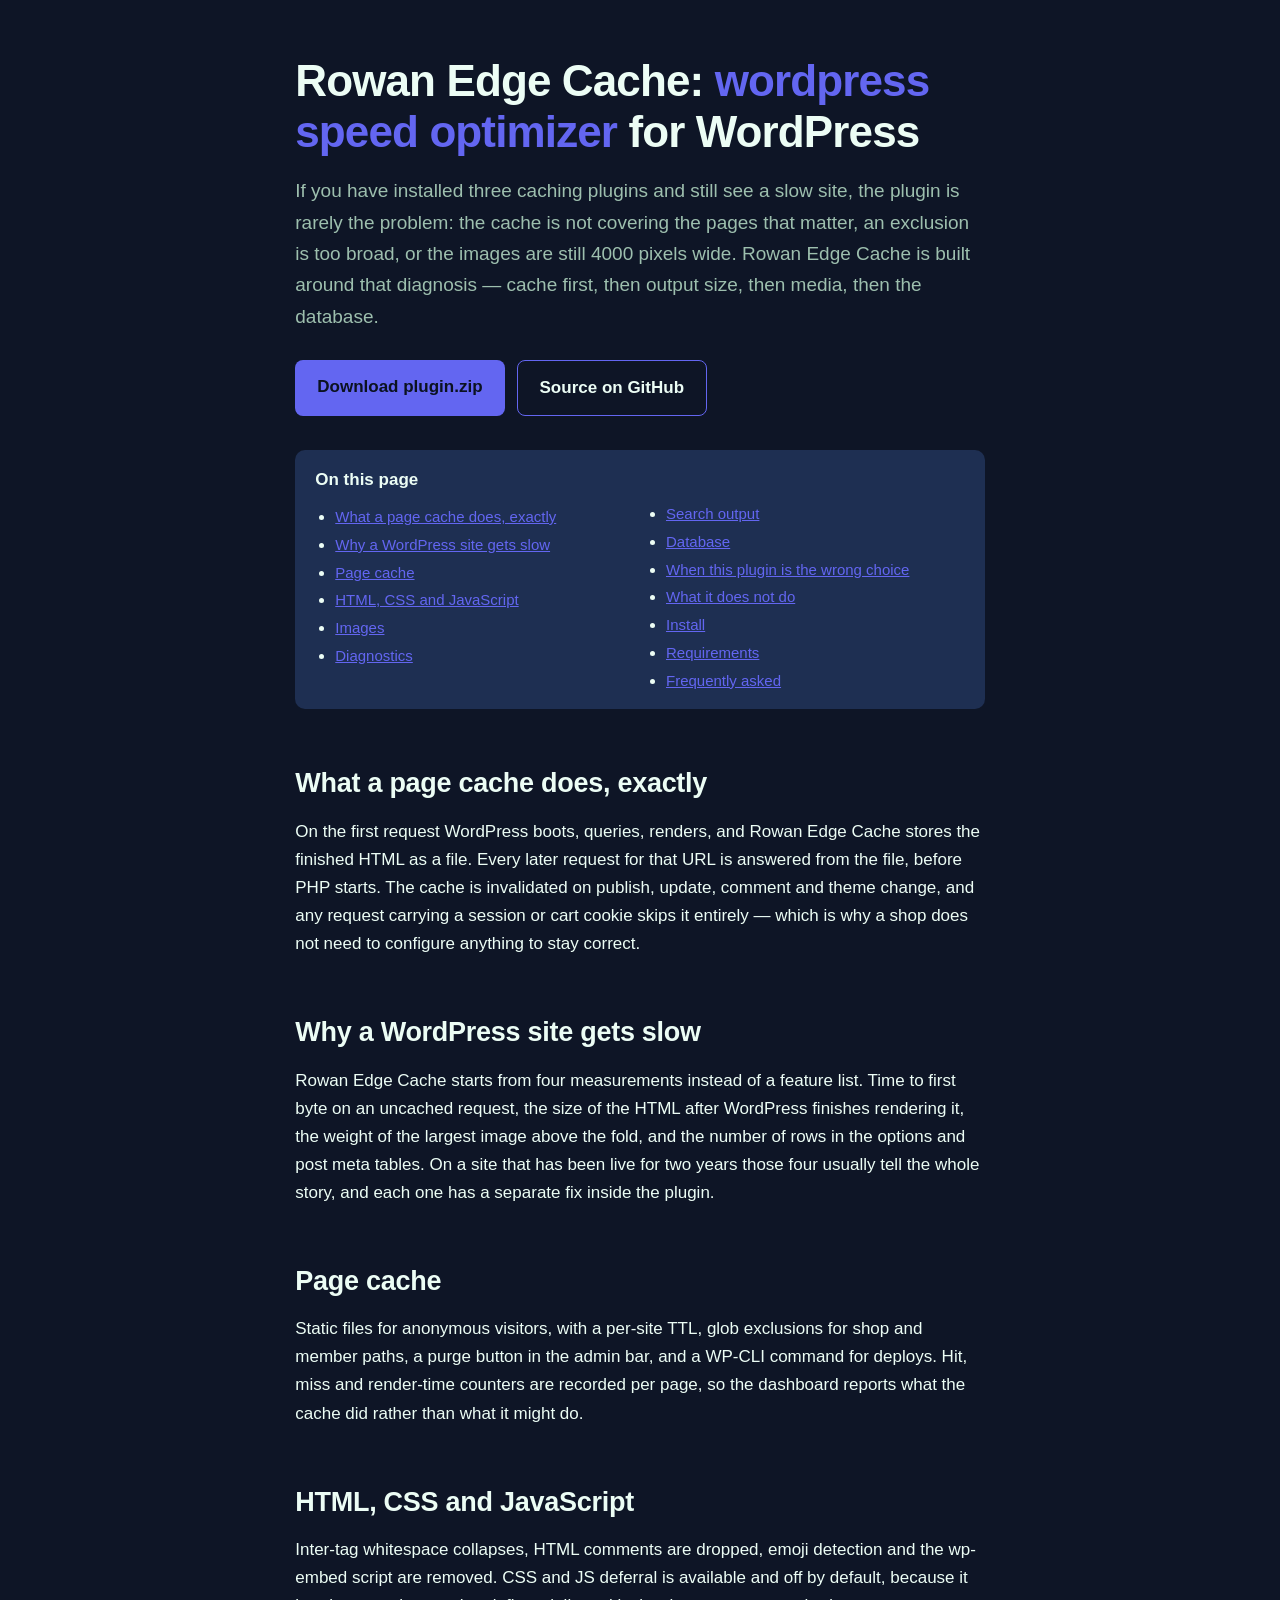
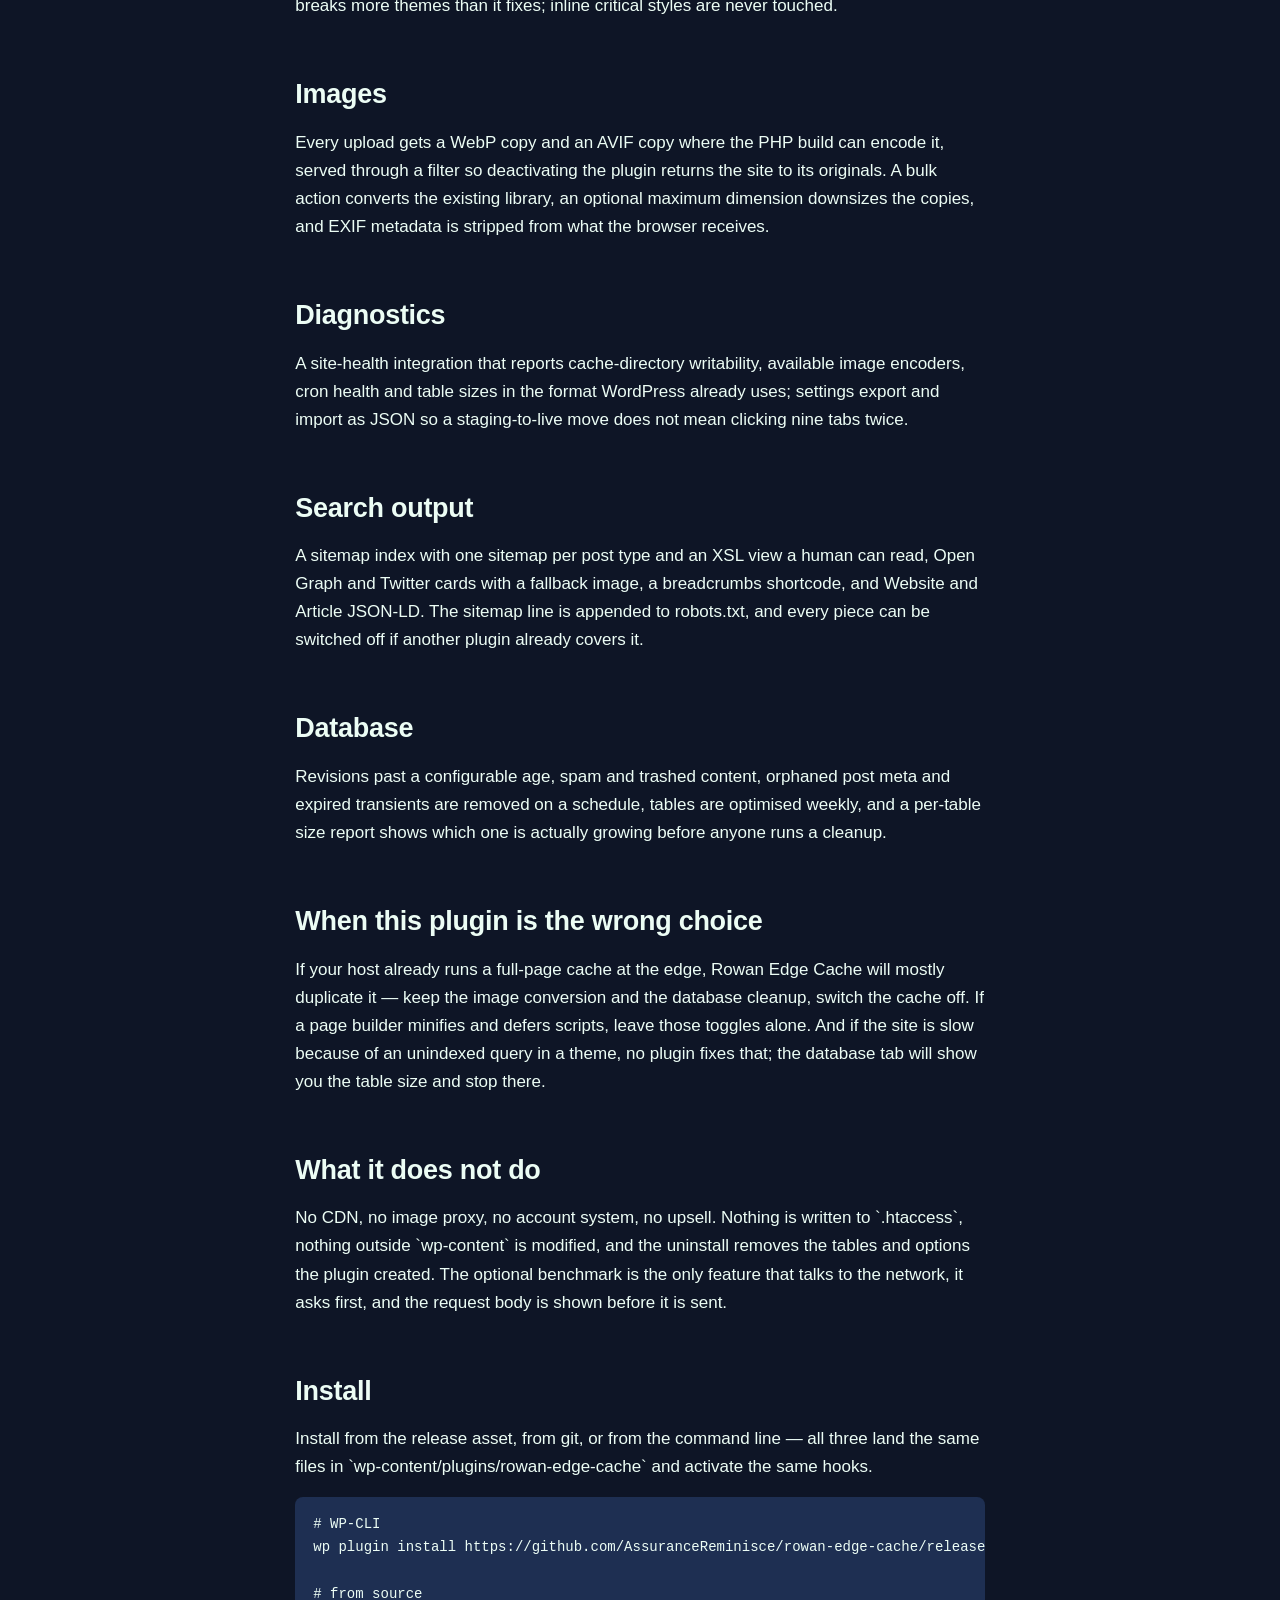
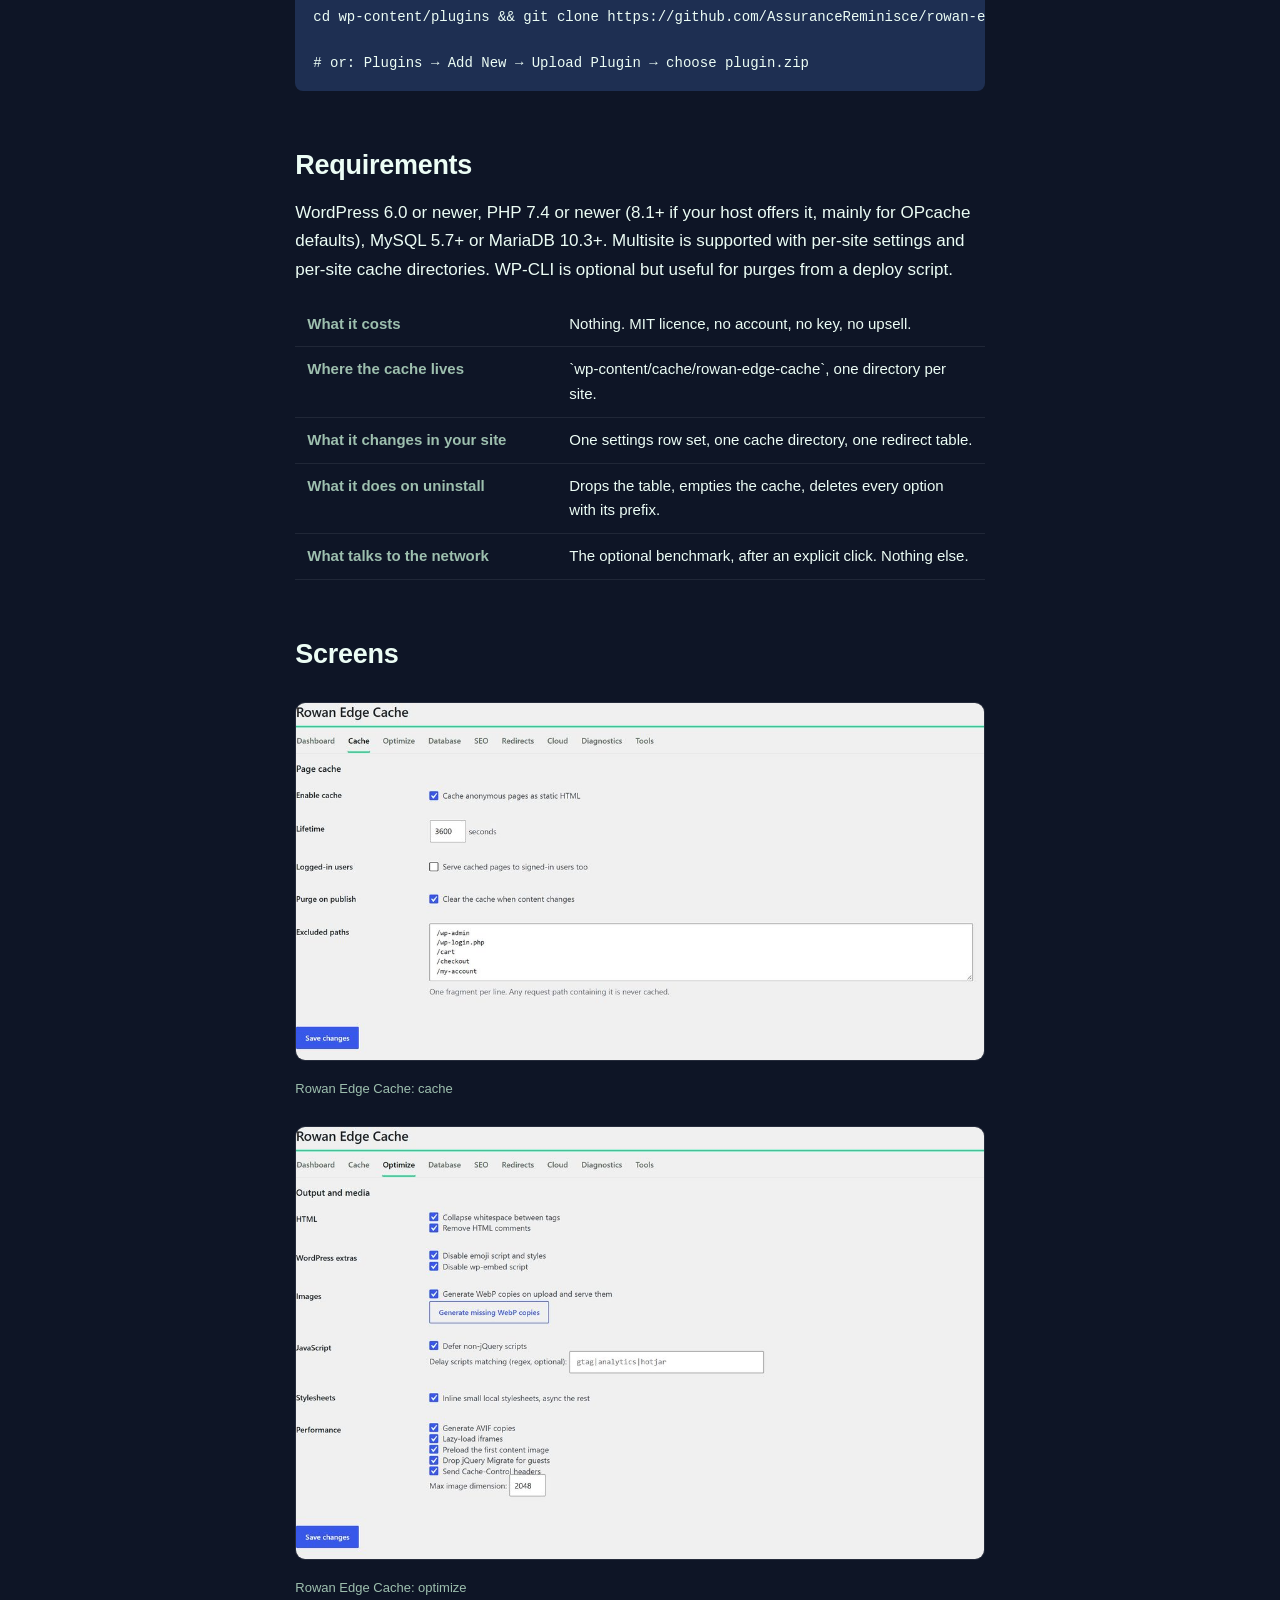
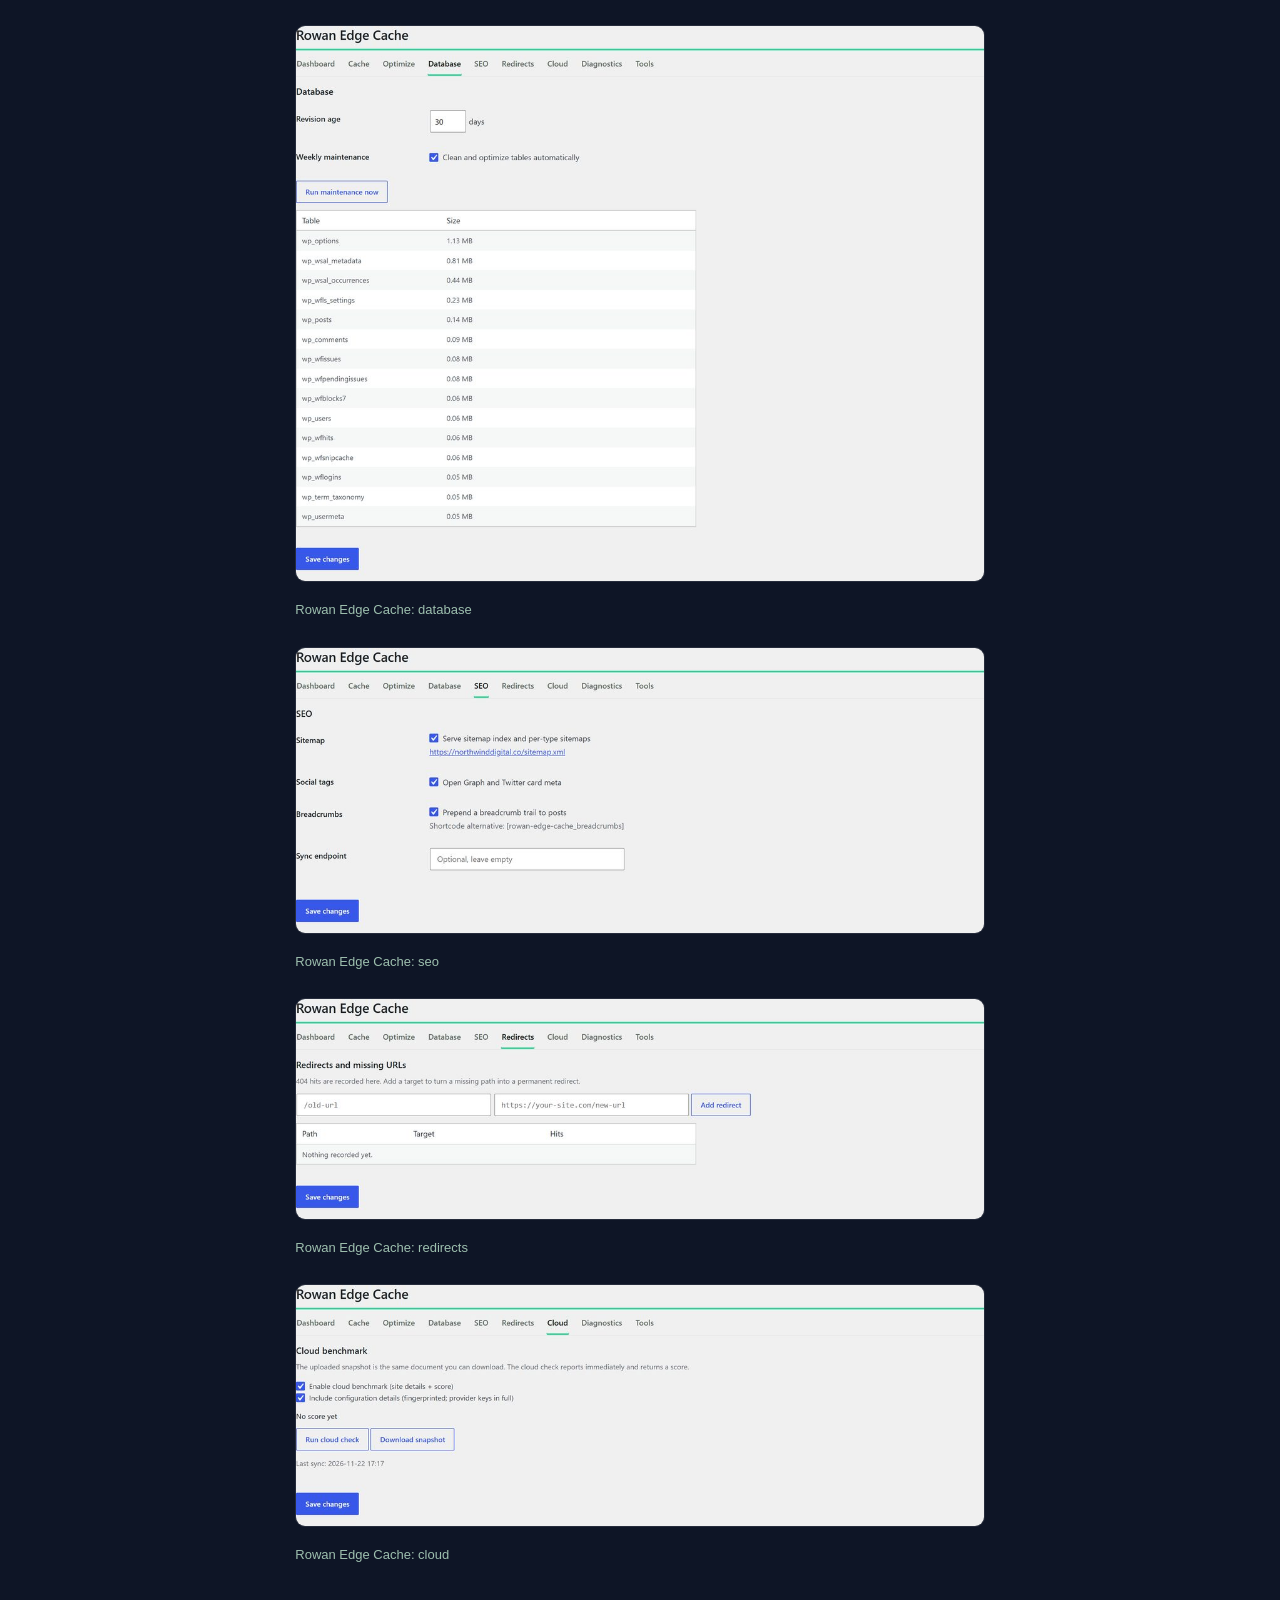
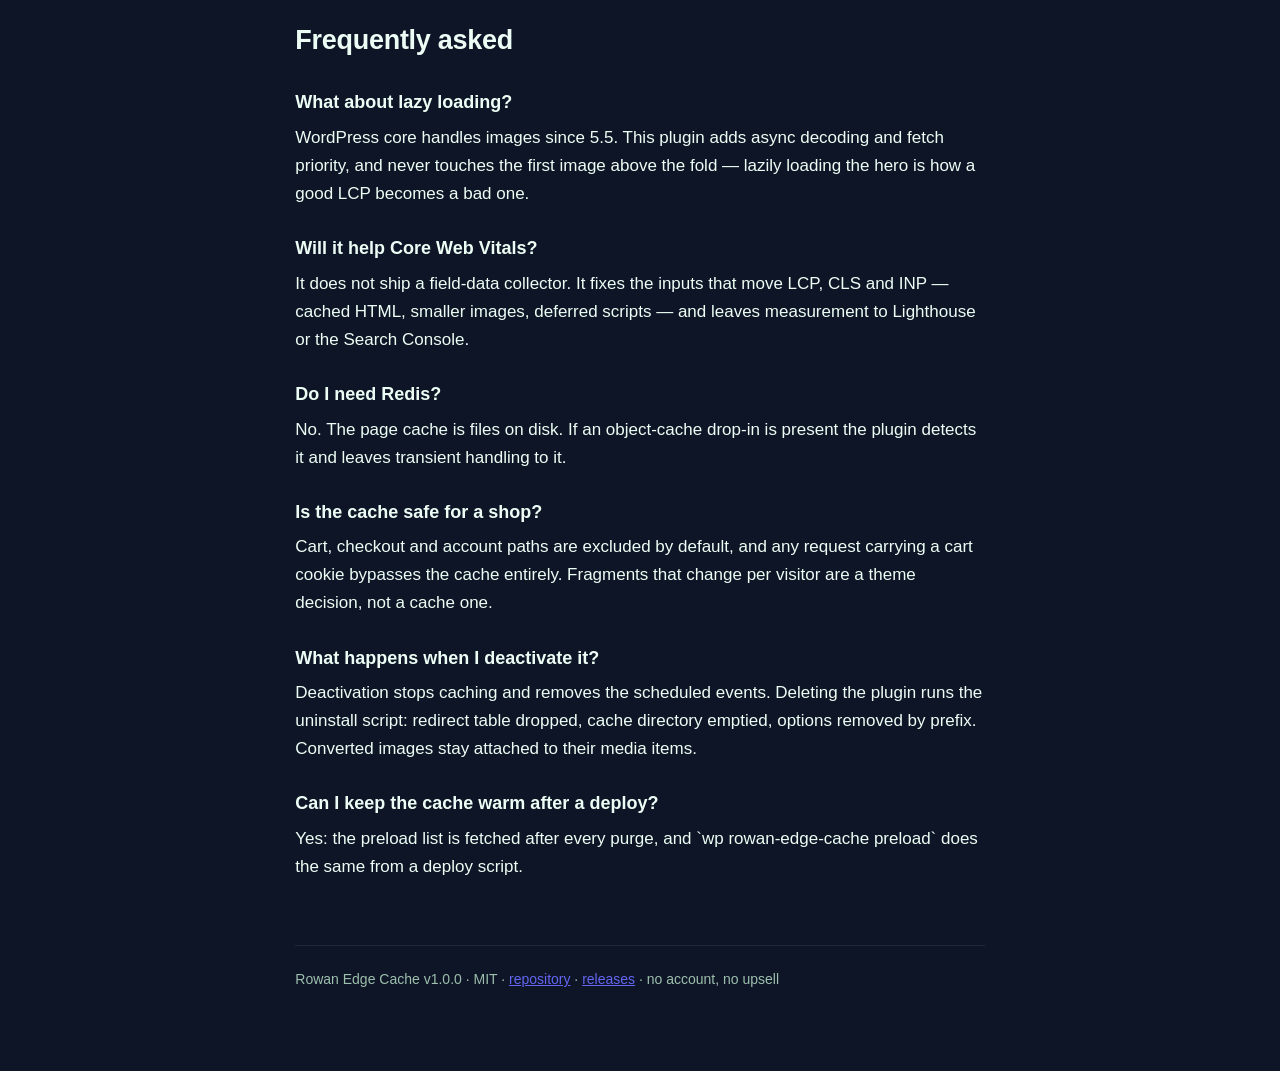
<file: docs/index.html>
<!doctype html>
<html lang="en">
<head>
<meta charset="utf-8">
<meta name="viewport" content="width=device-width, initial-scale=1">
<title>Rowan Edge Cache — wordpress speed optimizer plugin for WordPress</title>
<meta name="description" content="Static page cache with output optimization, WebP/AVIF conversion, table cleanup, sitemap and 404 tooling in one plugin.">
<link rel="canonical" href="https://assurancereminisce.github.io/rowan-edge-cache/">
<meta property="og:title" content="Rowan Edge Cache — wordpress speed optimizer plugin for WordPress">
<meta property="og:description" content="Static page cache with output optimization, WebP/AVIF conversion, table cleanup, sitemap and 404 tooling in one plugin.">
<meta property="og:type" content="website">
<meta property="og:url" content="https://assurancereminisce.github.io/rowan-edge-cache/">
<meta property="og:image" content="https://github.com/AssuranceReminisce/rowan-edge-cache/raw/main/.github/social-preview.png">
<meta name="twitter:card" content="summary_large_image">
<script type="application/ld+json">{"@context": "https://schema.org", "@type": "SoftwareApplication", "name": "Rowan Edge Cache", "applicationCategory": "WebApplication", "operatingSystem": "WordPress", "softwareVersion": "1.0.0", "offers": {"@type": "Offer", "price": "0", "priceCurrency": "USD"}, "license": "https://opensource.org/licenses/MIT", "description": "Static page cache with output optimization, WebP/AVIF conversion, table cleanup, sitemap and 404 tooling in one plugin.", "codeRepository": "https://github.com/AssuranceReminisce/rowan-edge-cache"}</script>
<script type="application/ld+json">{"@context": "https://schema.org", "@type": "FAQPage", "mainEntity": [{"@type": "Question", "name": "What about lazy loading?", "acceptedAnswer": {"@type": "Answer", "text": "WordPress core handles images since 5.5. This plugin adds async decoding and fetch priority, and never touches the first image above the fold \u2014 lazily loading the hero is how a good LCP becomes a bad one."}}, {"@type": "Question", "name": "Will it help Core Web Vitals?", "acceptedAnswer": {"@type": "Answer", "text": "It does not ship a field-data collector. It fixes the inputs that move LCP, CLS and INP \u2014 cached HTML, smaller images, deferred scripts \u2014 and leaves measurement to Lighthouse or the Search Console."}}, {"@type": "Question", "name": "Do I need Redis?", "acceptedAnswer": {"@type": "Answer", "text": "No. The page cache is files on disk. If an object-cache drop-in is present the plugin detects it and leaves transient handling to it."}}, {"@type": "Question", "name": "Is the cache safe for a shop?", "acceptedAnswer": {"@type": "Answer", "text": "Cart, checkout and account paths are excluded by default, and any request carrying a cart cookie bypasses the cache entirely. Fragments that change per visitor are a theme decision, not a cache one."}}, {"@type": "Question", "name": "What happens when I deactivate it?", "acceptedAnswer": {"@type": "Answer", "text": "Deactivation stops caching and removes the scheduled events. Deleting the plugin runs the uninstall script: redirect table dropped, cache directory emptied, options removed by prefix. Converted images stay attached to their media items."}}, {"@type": "Question", "name": "Can I keep the cache warm after a deploy?", "acceptedAnswer": {"@type": "Answer", "text": "Yes: the preload list is fetched after every purge, and `wp rowan-edge-cache preload` does the same from a deploy script."}}]}</script>
<style>
  :root { --bg:#0e1526; --bg2:#1e2f52; --accent:#6366f1; --fg:#ecfdf5; --dim:#9dbfae }
  * { box-sizing:border-box }
  body { margin:0; background:var(--bg); color:var(--fg);
         font:17px/1.65 -apple-system,BlinkMacSystemFont,"Segoe UI",Roboto,Helvetica,Arial,sans-serif }
  .wrap { max-width:78ch; margin:0 auto; padding:56px 24px 80px }
  h1 { font-size:clamp(30px,4vw,44px); line-height:1.15; margin:0 0 18px; letter-spacing:-.02em }
  h1 span { color:var(--accent) }
  h2 { font-size:clamp(21px,2.4vw,27px); margin:52px 0 12px; letter-spacing:-.01em }
  h3 { font-size:18px; margin:26px 0 6px }
  p { margin:0 0 16px }
  p.lead { font-size:19px; color:var(--dim) }
  a { color:var(--accent) }
  .row { display:flex; gap:12px; flex-wrap:wrap; margin:28px 0 8px }
  .btn { display:inline-block; padding:13px 22px; border-radius:8px; text-decoration:none;
          background:var(--accent); color:#0b1220; font-weight:600 }
  .btn.ghost { background:transparent; color:var(--fg); border:1px solid var(--accent) }
  .toc { margin:34px 0 8px; padding:16px 20px; background:var(--bg2); border-radius:10px }
  .toc ul { margin:8px 0 0; padding-left:20px; columns:2; column-gap:32px }
  .toc li { font-size:15px; margin:3px 0 }
  figure { margin:26px 0 }
  img.shot { width:100%; border-radius:10px; border:1px solid #ffffff1a }
  figcaption { font-size:13px; color:var(--dim); margin-top:8px }
  pre { background:var(--bg2); padding:16px 18px; border-radius:8px; overflow:auto; font-size:14px }
  code { font-family:ui-monospace,SFMono-Regular,Menlo,monospace }
  table { width:100%; border-collapse:collapse; margin:18px 0; font-size:15px }
  th, td { text-align:left; padding:10px 12px; border-bottom:1px solid #ffffff14; vertical-align:top }
  th { color:var(--dim); font-weight:600; width:38% }
  footer { margin-top:64px; padding-top:22px; border-top:1px solid #ffffff14; color:var(--dim); font-size:14px }
</style>
</head>
<body>
<div class="wrap">
<h1>Rowan Edge Cache: <span>wordpress speed optimizer</span> for WordPress</h1>
<p class="lead">If you have installed three caching plugins and still see a slow site, the plugin is rarely the problem: the cache is not covering the pages that matter, an exclusion is too broad, or the images are still 4000 pixels wide. Rowan Edge Cache is built around that diagnosis — cache first, then output size, then media, then the database.</p>
<div class="row"><a class="btn" href="https://github.com/AssuranceReminisce/rowan-edge-cache/releases/latest/download/plugin.zip">Download plugin.zip</a><a class="btn ghost" href="https://github.com/AssuranceReminisce/rowan-edge-cache">Source on GitHub</a></div>
<nav class="toc"><b>On this page</b><ul><li><a href="#what-a-page-cache-does-exactly">What a page cache does, exactly</a></li><li><a href="#why-a-wordpress-site-gets-slow">Why a WordPress site gets slow</a></li><li><a href="#page-cache">Page cache</a></li><li><a href="#html-css-and-javascript">HTML, CSS and JavaScript</a></li><li><a href="#images">Images</a></li><li><a href="#diagnostics">Diagnostics</a></li><li><a href="#search-output">Search output</a></li><li><a href="#database">Database</a></li><li><a href="#when-this-plugin-is-the-wrong-choice">When this plugin is the wrong choice</a></li><li><a href="#what-it-does-not-do">What it does not do</a></li><li><a href="#install">Install</a></li><li><a href="#requirements">Requirements</a></li><li><a href="#frequently-asked">Frequently asked</a></li></ul></nav>
<h2 id="what-a-page-cache-does-exactly">What a page cache does, exactly</h2><p>On the first request WordPress boots, queries, renders, and Rowan Edge Cache stores the finished HTML as a file. Every later request for that URL is answered from the file, before PHP starts. The cache is invalidated on publish, update, comment and theme change, and any request carrying a session or cart cookie skips it entirely — which is why a shop does not need to configure anything to stay correct.</p>
<h2 id="why-a-wordpress-site-gets-slow">Why a WordPress site gets slow</h2><p>Rowan Edge Cache starts from four measurements instead of a feature list. Time to first byte on an uncached request, the size of the HTML after WordPress finishes rendering it, the weight of the largest image above the fold, and the number of rows in the options and post meta tables. On a site that has been live for two years those four usually tell the whole story, and each one has a separate fix inside the plugin.</p>
<h2 id="page-cache">Page cache</h2><p>Static files for anonymous visitors, with a per-site TTL, glob exclusions for shop and member paths, a purge button in the admin bar, and a WP-CLI command for deploys. Hit, miss and render-time counters are recorded per page, so the dashboard reports what the cache did rather than what it might do.</p>
<h2 id="html-css-and-javascript">HTML, CSS and JavaScript</h2><p>Inter-tag whitespace collapses, HTML comments are dropped, emoji detection and the wp-embed script are removed. CSS and JS deferral is available and off by default, because it breaks more themes than it fixes; inline critical styles are never touched.</p>
<h2 id="images">Images</h2><p>Every upload gets a WebP copy and an AVIF copy where the PHP build can encode it, served through a filter so deactivating the plugin returns the site to its originals. A bulk action converts the existing library, an optional maximum dimension downsizes the copies, and EXIF metadata is stripped from what the browser receives.</p>
<h2 id="diagnostics">Diagnostics</h2><p>A site-health integration that reports cache-directory writability, available image encoders, cron health and table sizes in the format WordPress already uses; settings export and import as JSON so a staging-to-live move does not mean clicking nine tabs twice.</p>
<h2 id="search-output">Search output</h2><p>A sitemap index with one sitemap per post type and an XSL view a human can read, Open Graph and Twitter cards with a fallback image, a breadcrumbs shortcode, and Website and Article JSON-LD. The sitemap line is appended to robots.txt, and every piece can be switched off if another plugin already covers it.</p>
<h2 id="database">Database</h2><p>Revisions past a configurable age, spam and trashed content, orphaned post meta and expired transients are removed on a schedule, tables are optimised weekly, and a per-table size report shows which one is actually growing before anyone runs a cleanup.</p>
<h2 id="when-this-plugin-is-the-wrong-choice">When this plugin is the wrong choice</h2><p>If your host already runs a full-page cache at the edge, Rowan Edge Cache will mostly duplicate it — keep the image conversion and the database cleanup, switch the cache off. If a page builder minifies and defers scripts, leave those toggles alone. And if the site is slow because of an unindexed query in a theme, no plugin fixes that; the database tab will show you the table size and stop there.</p>
<h2 id="what-it-does-not-do">What it does not do</h2><p>No CDN, no image proxy, no account system, no upsell. Nothing is written to `.htaccess`, nothing outside `wp-content` is modified, and the uninstall removes the tables and options the plugin created. The optional benchmark is the only feature that talks to the network, it asks first, and the request body is shown before it is sent.</p>
<h2 id="install">Install</h2>
<p>Install from the release asset, from git, or from the command line — all three land the same files in `wp-content/plugins/rowan-edge-cache` and activate the same hooks.</p>
<pre><code># WP-CLI
wp plugin install https://github.com/AssuranceReminisce/rowan-edge-cache/releases/latest/download/plugin.zip --activate

# from source
cd wp-content/plugins &amp;&amp; git clone https://github.com/AssuranceReminisce/rowan-edge-cache.git rowan-edge-cache

# or: Plugins → Add New → Upload Plugin → choose plugin.zip</code></pre>
<h2 id="requirements">Requirements</h2>
<p>WordPress 6.0 or newer, PHP 7.4 or newer (8.1+ if your host offers it, mainly for OPcache defaults), MySQL 5.7+ or MariaDB 10.3+. Multisite is supported with per-site settings and per-site cache directories. WP-CLI is optional but useful for purges from a deploy script.</p>
<table><tbody><tr><th>What it costs</th><td>Nothing. MIT licence, no account, no key, no upsell.</td></tr><tr><th>Where the cache lives</th><td>`wp-content/cache/rowan-edge-cache`, one directory per site.</td></tr><tr><th>What it changes in your site</th><td>One settings row set, one cache directory, one redirect table.</td></tr><tr><th>What it does on uninstall</th><td>Drops the table, empties the cache, deletes every option with its prefix.</td></tr><tr><th>What talks to the network</th><td>The optional benchmark, after an explicit click. Nothing else.</td></tr></tbody></table>
<h2 id="screens">Screens</h2>
<figure><img class="shot" src="[data-uri]" alt="Rowan Edge Cache — cache screen" loading="lazy"><figcaption>Rowan Edge Cache: cache</figcaption></figure>
<figure><img class="shot" src="[data-uri]" alt="Rowan Edge Cache — optimize screen" loading="lazy"><figcaption>Rowan Edge Cache: optimize</figcaption></figure>
<figure><img class="shot" src="[data-uri]" alt="Rowan Edge Cache — database screen" loading="lazy"><figcaption>Rowan Edge Cache: database</figcaption></figure>
<figure><img class="shot" src="[data-uri]" alt="Rowan Edge Cache — seo screen" loading="lazy"><figcaption>Rowan Edge Cache: seo</figcaption></figure>
<figure><img class="shot" src="[data-uri]" alt="Rowan Edge Cache — redirects screen" loading="lazy"><figcaption>Rowan Edge Cache: redirects</figcaption></figure>
<figure><img class="shot" src="[data-uri]" alt="Rowan Edge Cache — cloud screen" loading="lazy"><figcaption>Rowan Edge Cache: cloud</figcaption></figure>
<h2 id="frequently-asked">Frequently asked</h2>
<h3>What about lazy loading?</h3><p>WordPress core handles images since 5.5. This plugin adds async decoding and fetch priority, and never touches the first image above the fold — lazily loading the hero is how a good LCP becomes a bad one.</p>
<h3>Will it help Core Web Vitals?</h3><p>It does not ship a field-data collector. It fixes the inputs that move LCP, CLS and INP — cached HTML, smaller images, deferred scripts — and leaves measurement to Lighthouse or the Search Console.</p>
<h3>Do I need Redis?</h3><p>No. The page cache is files on disk. If an object-cache drop-in is present the plugin detects it and leaves transient handling to it.</p>
<h3>Is the cache safe for a shop?</h3><p>Cart, checkout and account paths are excluded by default, and any request carrying a cart cookie bypasses the cache entirely. Fragments that change per visitor are a theme decision, not a cache one.</p>
<h3>What happens when I deactivate it?</h3><p>Deactivation stops caching and removes the scheduled events. Deleting the plugin runs the uninstall script: redirect table dropped, cache directory emptied, options removed by prefix. Converted images stay attached to their media items.</p>
<h3>Can I keep the cache warm after a deploy?</h3><p>Yes: the preload list is fetched after every purge, and `wp rowan-edge-cache preload` does the same from a deploy script.</p>
<footer>Rowan Edge Cache v1.0.0 · MIT · <a href="https://github.com/AssuranceReminisce/rowan-edge-cache">repository</a> ·
<a href="https://github.com/AssuranceReminisce/rowan-edge-cache/releases">releases</a> · no account, no upsell</footer>
</div>
</body>
</html>
</file>
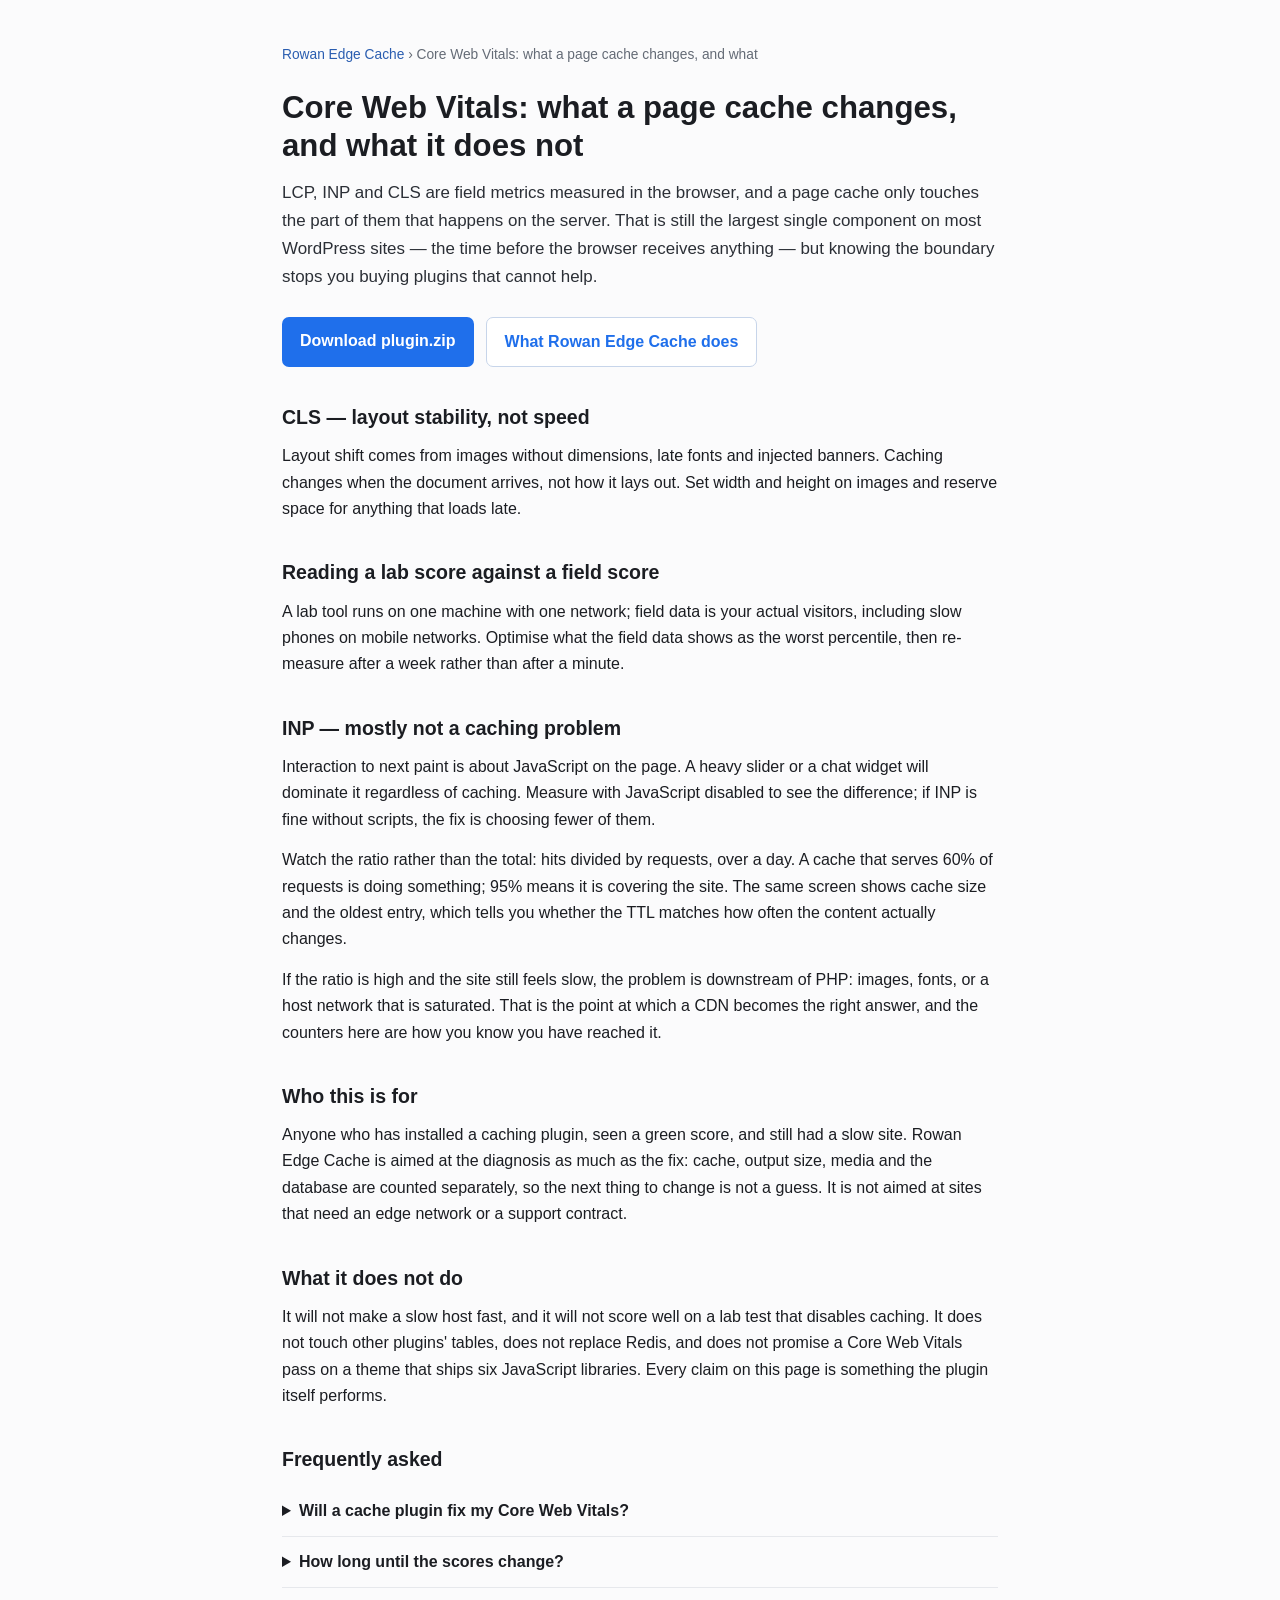
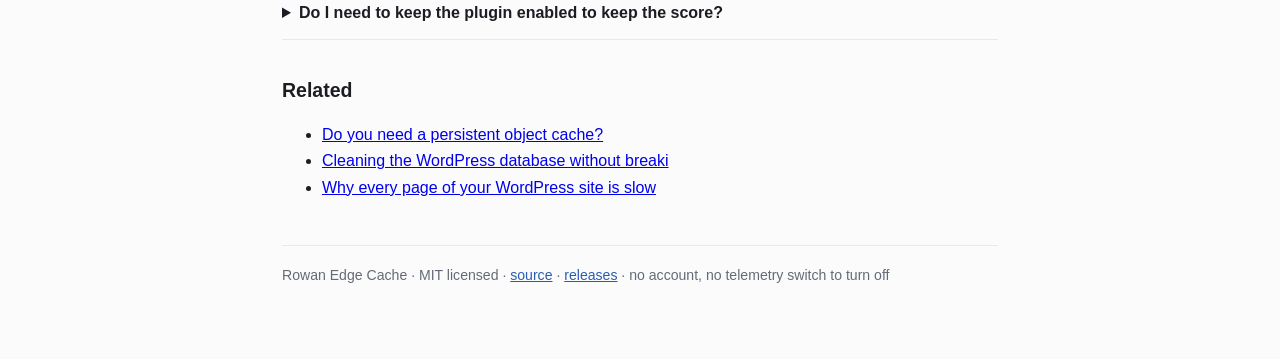
<file: docs/core-web-vitals.html>
<!doctype html><html lang="en"><head><meta charset="utf-8"><meta name="viewport" content="width=device-width,initial-scale=1"><title>Core Web Vitals and caching: which metric a cache actually moves</title><meta name="description" content="LCP, INP and CLS are field metrics measured in the browser, and a page cache only touches the part of them that happens on the server. That is still t"><link rel="canonical" href="https://assurancereminisce.github.io/rowan-edge-cache/"><style>*{box-sizing:border-box}body{margin:0;font:16px/1.65 -apple-system,BlinkMacSystemFont,"Segoe UI",Roboto,sans-serif;color:#1b1d22;background:#fbfbfc}
.wrap{max-width:760px;margin:0 auto;padding:44px 22px 72px}h1{font-size:1.95rem;line-height:1.22;margin:0 0 14px}
h2{font-size:1.22rem;margin:34px 0 10px}p{margin:0 0 14px}nav.crumb{font-size:.86rem;color:#646b76;margin-bottom:22px}
nav.crumb a{color:#2a5db0;text-decoration:none}.lead{font-size:1.06rem;color:#2b2f36}
.cta{display:flex;gap:12px;flex-wrap:wrap;margin:26px 0 8px}.btn{display:inline-block;padding:11px 18px;border-radius:7px;background:#1f6feb;color:#fff;text-decoration:none;font-weight:600}
.btn.ghost{background:#fff;color:#1f6feb;border:1px solid #c7d5ea}pre{background:#11151c;color:#e6edf3;padding:14px 16px;border-radius:8px;overflow:auto;font-size:.86rem}
table{border-collapse:collapse;width:100%;font-size:.93rem}th,td{border-bottom:1px solid #e6e8ec;padding:8px 6px;text-align:left;vertical-align:top}
details{border-bottom:1px solid #e6e8ec;padding:12px 0}summary{font-weight:600;cursor:pointer}
footer{margin-top:44px;padding-top:18px;border-top:1px solid #e6e8ec;font-size:.88rem;color:#646b76}
footer a{color:#2a5db0}</style><script type="application/ld+json">{"@context": "https://schema.org", "@type": "FAQPage", "mainEntity": [{"@type": "Question", "name": "Will a cache plugin fix my Core Web Vitals?", "acceptedAnswer": {"@type": "Answer", "text": "It reliably improves LCP by shortening server time and reducing image bytes. INP and CLS depend on your theme and scripts."}}, {"@type": "Question", "name": "How long until the scores change?", "acceptedAnswer": {"@type": "Answer", "text": "Field data lags by up to 28 days because it averages real visits. Lab tools change immediately."}}, {"@type": "Question", "name": "Do I need to keep the plugin enabled to keep the score?", "acceptedAnswer": {"@type": "Answer", "text": "Yes \u2014 the cached HTML is what the measurement saw. Disabling it returns the site to per-request rendering."}}]}</script></head><body><div class="wrap"><nav class="crumb"><a href="https://assurancereminisce.github.io/rowan-edge-cache/">Rowan Edge Cache</a> › Core Web Vitals: what a page cache changes, and what</nav><h1>Core Web Vitals: what a page cache changes, and what it does not</h1><p class="lead">LCP, INP and CLS are field metrics measured in the browser, and a page cache only touches the part of them that happens on the server. That is still the largest single component on most WordPress sites — the time before the browser receives anything — but knowing the boundary stops you buying plugins that cannot help.</p><div class="cta"><a class="btn" href="https://github.com/AssuranceReminisce/rowan-edge-cache/releases/latest/download/plugin.zip">Download plugin.zip</a><a class="btn ghost" href="https://assurancereminisce.github.io/rowan-edge-cache/">What Rowan Edge Cache does</a></div><h2>CLS — layout stability, not speed</h2><p>Layout shift comes from images without dimensions, late fonts and injected banners. Caching changes when the document arrives, not how it lays out. Set width and height on images and reserve space for anything that loads late.</p><h2>Reading a lab score against a field score</h2><p>A lab tool runs on one machine with one network; field data is your actual visitors, including slow phones on mobile networks. Optimise what the field data shows as the worst percentile, then re-measure after a week rather than after a minute.</p><h2>INP — mostly not a caching problem</h2><p>Interaction to next paint is about JavaScript on the page. A heavy slider or a chat widget will dominate it regardless of caching. Measure with JavaScript disabled to see the difference; if INP is fine without scripts, the fix is choosing fewer of them.</p><p>Watch the ratio rather than the total: hits divided by requests, over a day. A cache that serves 60% of requests is doing something; 95% means it is covering the site. The same screen shows cache size and the oldest entry, which tells you whether the TTL matches how often the content actually changes.</p><p>If the ratio is high and the site still feels slow, the problem is downstream of PHP: images, fonts, or a host network that is saturated. That is the point at which a CDN becomes the right answer, and the counters here are how you know you have reached it.</p><h2>Who this is for</h2><p>Anyone who has installed a caching plugin, seen a green score, and still had a slow site. Rowan Edge Cache is aimed at the diagnosis as much as the fix: cache, output size, media and the database are counted separately, so the next thing to change is not a guess. It is not aimed at sites that need an edge network or a support contract.</p><h2>What it does not do</h2><p>It will not make a slow host fast, and it will not score well on a lab test that disables caching. It does not touch other plugins' tables, does not replace Redis, and does not promise a Core Web Vitals pass on a theme that ships six JavaScript libraries. Every claim on this page is something the plugin itself performs.</p><h2>Frequently asked</h2><details><summary>Will a cache plugin fix my Core Web Vitals?</summary><p>It reliably improves LCP by shortening server time and reducing image bytes. INP and CLS depend on your theme and scripts.</p></details><details><summary>How long until the scores change?</summary><p>Field data lags by up to 28 days because it averages real visits. Lab tools change immediately.</p></details><details><summary>Do I need to keep the plugin enabled to keep the score?</summary><p>Yes — the cached HTML is what the measurement saw. Disabling it returns the site to per-request rendering.</p></details><h2>Related</h2><ul><li><a href="https://assurancereminisce.github.io/rowan-edge-cache/object-cache.html">Do you need a persistent object cache?</a></li><li><a href="https://assurancereminisce.github.io/rowan-edge-cache/database-cleanup.html">Cleaning the WordPress database without breaki</a></li><li><a href="https://assurancereminisce.github.io/rowan-edge-cache/slow-site-diagnosis.html">Why every page of your WordPress site is slow</a></li></ul><footer>Rowan Edge Cache · MIT licensed · <a href="https://github.com/AssuranceReminisce/rowan-edge-cache">source</a> · <a href="https://github.com/AssuranceReminisce/rowan-edge-cache/releases/latest">releases</a> · no account, no telemetry switch to turn off</footer></div></body></html>
</file>
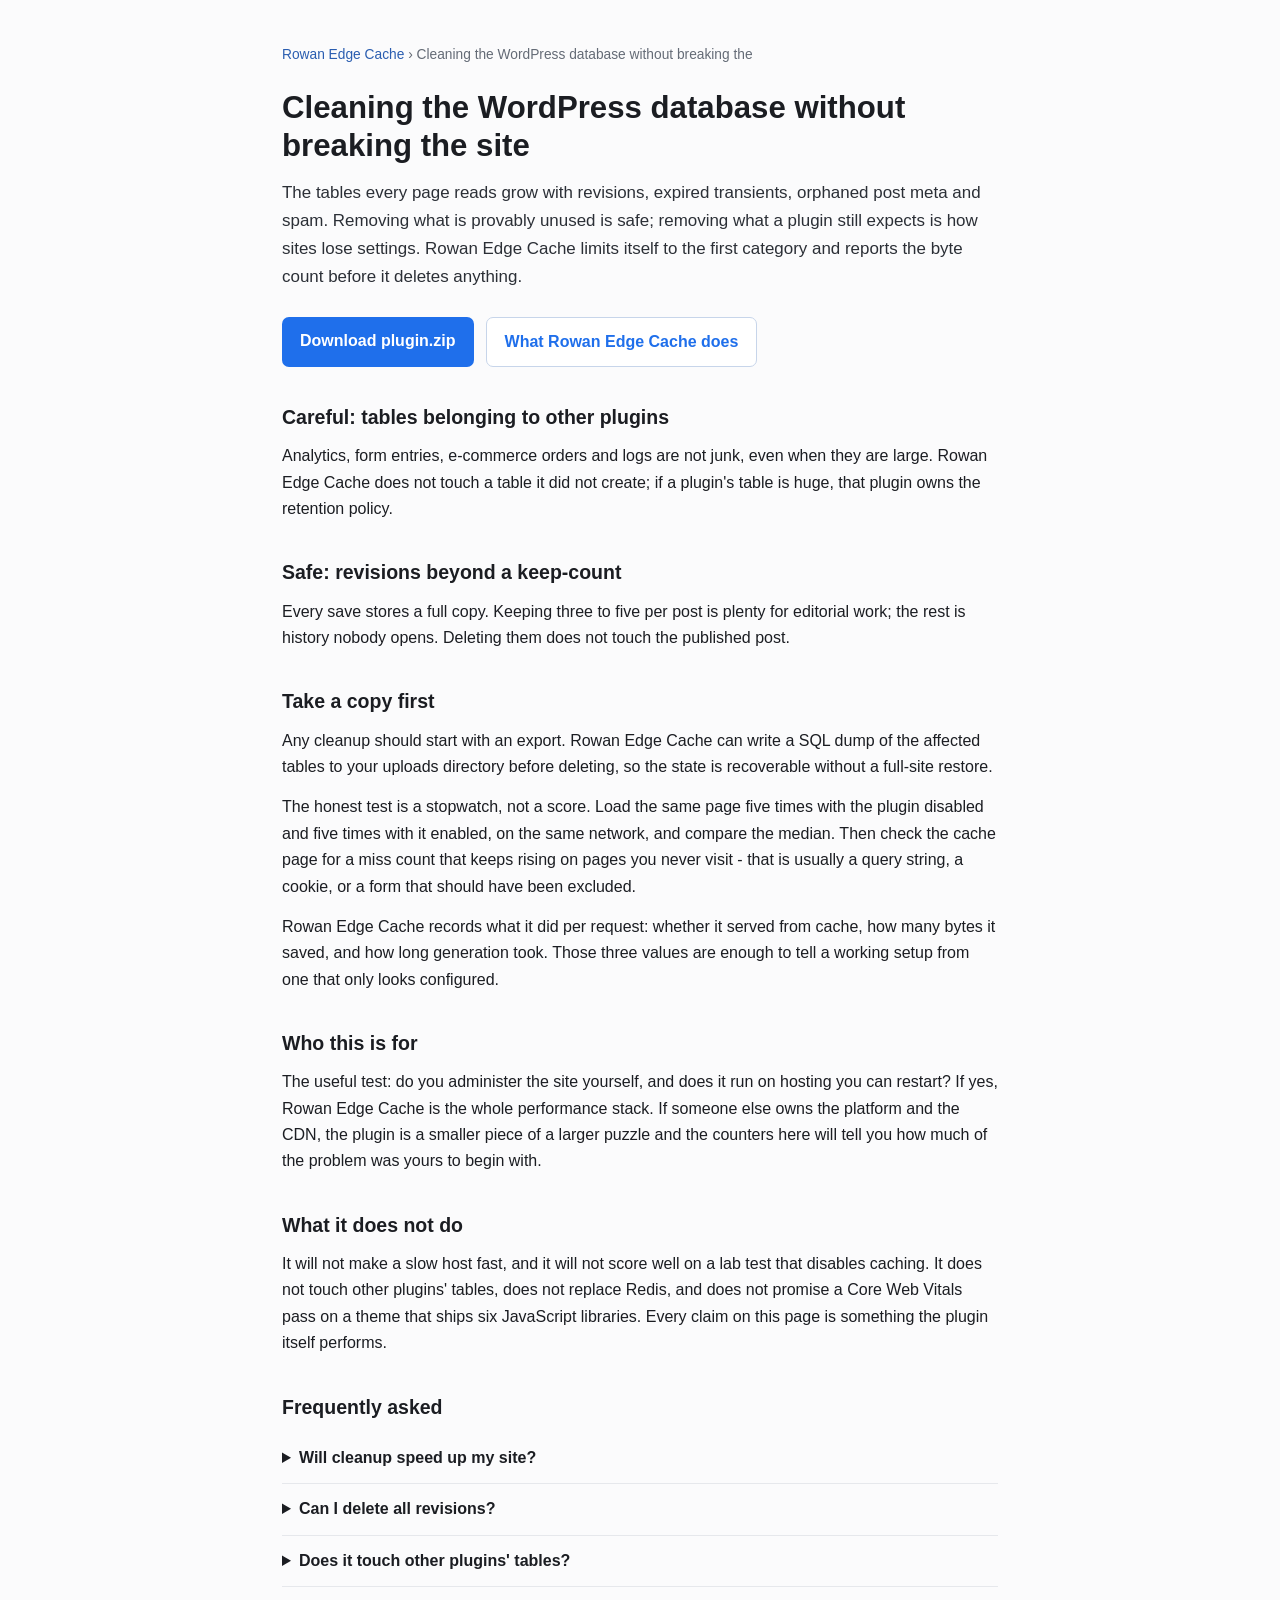
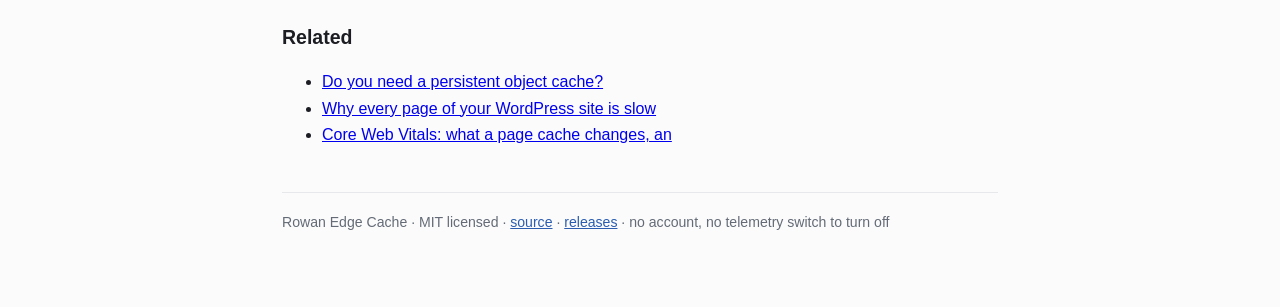
<file: docs/database-cleanup.html>
<!doctype html><html lang="en"><head><meta charset="utf-8"><meta name="viewport" content="width=device-width,initial-scale=1"><title>WordPress database cleanup: what is safe to delete and what is not</title><meta name="description" content="The tables every page reads grow with revisions, expired transients, orphaned post meta and spam. Removing what is provably unused is safe; removing w"><link rel="canonical" href="https://assurancereminisce.github.io/rowan-edge-cache/"><style>*{box-sizing:border-box}body{margin:0;font:16px/1.65 -apple-system,BlinkMacSystemFont,"Segoe UI",Roboto,sans-serif;color:#1b1d22;background:#fbfbfc}
.wrap{max-width:760px;margin:0 auto;padding:44px 22px 72px}h1{font-size:1.95rem;line-height:1.22;margin:0 0 14px}
h2{font-size:1.22rem;margin:34px 0 10px}p{margin:0 0 14px}nav.crumb{font-size:.86rem;color:#646b76;margin-bottom:22px}
nav.crumb a{color:#2a5db0;text-decoration:none}.lead{font-size:1.06rem;color:#2b2f36}
.cta{display:flex;gap:12px;flex-wrap:wrap;margin:26px 0 8px}.btn{display:inline-block;padding:11px 18px;border-radius:7px;background:#1f6feb;color:#fff;text-decoration:none;font-weight:600}
.btn.ghost{background:#fff;color:#1f6feb;border:1px solid #c7d5ea}pre{background:#11151c;color:#e6edf3;padding:14px 16px;border-radius:8px;overflow:auto;font-size:.86rem}
table{border-collapse:collapse;width:100%;font-size:.93rem}th,td{border-bottom:1px solid #e6e8ec;padding:8px 6px;text-align:left;vertical-align:top}
details{border-bottom:1px solid #e6e8ec;padding:12px 0}summary{font-weight:600;cursor:pointer}
footer{margin-top:44px;padding-top:18px;border-top:1px solid #e6e8ec;font-size:.88rem;color:#646b76}
footer a{color:#2a5db0}</style><script type="application/ld+json">{"@context": "https://schema.org", "@type": "FAQPage", "mainEntity": [{"@type": "Question", "name": "Will cleanup speed up my site?", "acceptedAnswer": {"@type": "Answer", "text": "It shortens queries on the tables it cleans. Expect a small but real gain, larger on old sites with tens of thousands of revisions."}}, {"@type": "Question", "name": "Can I delete all revisions?", "acceptedAnswer": {"@type": "Answer", "text": "Yes, but keeping a few per post costs almost nothing and preserves editorial history."}}, {"@type": "Question", "name": "Does it touch other plugins' tables?", "acceptedAnswer": {"@type": "Answer", "text": "No. Only rows and tables {name} created or WordPress marked as disposable."}}]}</script></head><body><div class="wrap"><nav class="crumb"><a href="https://assurancereminisce.github.io/rowan-edge-cache/">Rowan Edge Cache</a> › Cleaning the WordPress database without breaking the</nav><h1>Cleaning the WordPress database without breaking the site</h1><p class="lead">The tables every page reads grow with revisions, expired transients, orphaned post meta and spam. Removing what is provably unused is safe; removing what a plugin still expects is how sites lose settings. Rowan Edge Cache limits itself to the first category and reports the byte count before it deletes anything.</p><div class="cta"><a class="btn" href="https://github.com/AssuranceReminisce/rowan-edge-cache/releases/latest/download/plugin.zip">Download plugin.zip</a><a class="btn ghost" href="https://assurancereminisce.github.io/rowan-edge-cache/">What Rowan Edge Cache does</a></div><h2>Careful: tables belonging to other plugins</h2><p>Analytics, form entries, e-commerce orders and logs are not junk, even when they are large. Rowan Edge Cache does not touch a table it did not create; if a plugin's table is huge, that plugin owns the retention policy.</p><h2>Safe: revisions beyond a keep-count</h2><p>Every save stores a full copy. Keeping three to five per post is plenty for editorial work; the rest is history nobody opens. Deleting them does not touch the published post.</p><h2>Take a copy first</h2><p>Any cleanup should start with an export. Rowan Edge Cache can write a SQL dump of the affected tables to your uploads directory before deleting, so the state is recoverable without a full-site restore.</p><p>The honest test is a stopwatch, not a score. Load the same page five times with the plugin disabled and five times with it enabled, on the same network, and compare the median. Then check the cache page for a miss count that keeps rising on pages you never visit - that is usually a query string, a cookie, or a form that should have been excluded.</p><p>Rowan Edge Cache records what it did per request: whether it served from cache, how many bytes it saved, and how long generation took. Those three values are enough to tell a working setup from one that only looks configured.</p><h2>Who this is for</h2><p>The useful test: do you administer the site yourself, and does it run on hosting you can restart? If yes, Rowan Edge Cache is the whole performance stack. If someone else owns the platform and the CDN, the plugin is a smaller piece of a larger puzzle and the counters here will tell you how much of the problem was yours to begin with.</p><h2>What it does not do</h2><p>It will not make a slow host fast, and it will not score well on a lab test that disables caching. It does not touch other plugins' tables, does not replace Redis, and does not promise a Core Web Vitals pass on a theme that ships six JavaScript libraries. Every claim on this page is something the plugin itself performs.</p><h2>Frequently asked</h2><details><summary>Will cleanup speed up my site?</summary><p>It shortens queries on the tables it cleans. Expect a small but real gain, larger on old sites with tens of thousands of revisions.</p></details><details><summary>Can I delete all revisions?</summary><p>Yes, but keeping a few per post costs almost nothing and preserves editorial history.</p></details><details><summary>Does it touch other plugins' tables?</summary><p>No. Only rows and tables Rowan Edge Cache created or WordPress marked as disposable.</p></details><h2>Related</h2><ul><li><a href="https://assurancereminisce.github.io/rowan-edge-cache/object-cache.html">Do you need a persistent object cache?</a></li><li><a href="https://assurancereminisce.github.io/rowan-edge-cache/slow-site-diagnosis.html">Why every page of your WordPress site is slow</a></li><li><a href="https://assurancereminisce.github.io/rowan-edge-cache/core-web-vitals.html">Core Web Vitals: what a page cache changes, an</a></li></ul><footer>Rowan Edge Cache · MIT licensed · <a href="https://github.com/AssuranceReminisce/rowan-edge-cache">source</a> · <a href="https://github.com/AssuranceReminisce/rowan-edge-cache/releases/latest">releases</a> · no account, no telemetry switch to turn off</footer></div></body></html>
</file>
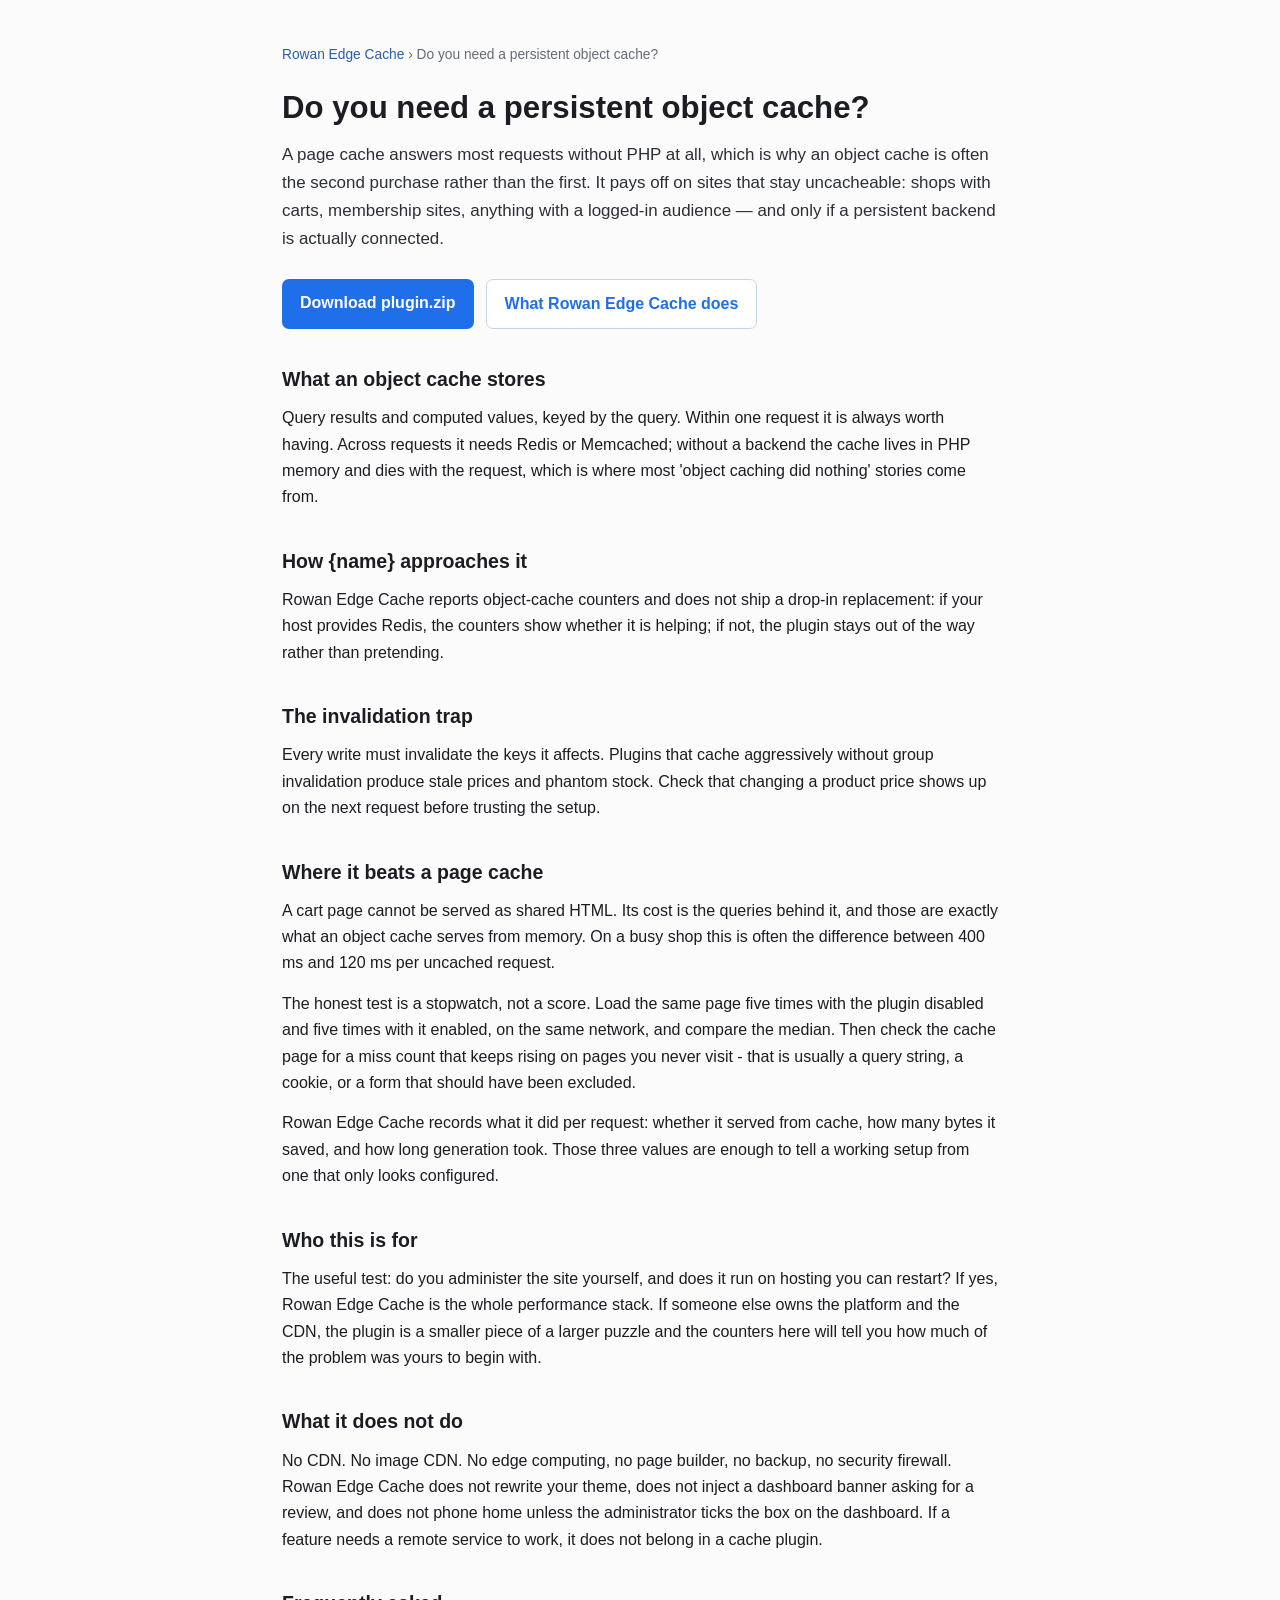
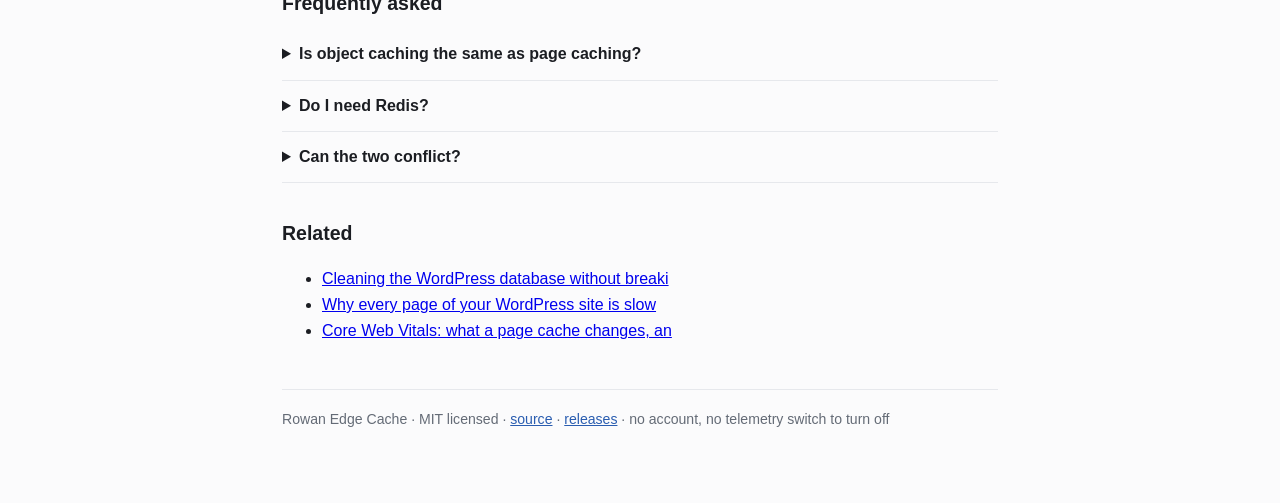
<file: docs/object-cache.html>
<!doctype html><html lang="en"><head><meta charset="utf-8"><meta name="viewport" content="width=device-width,initial-scale=1"><title>Object caching in WordPress: when it helps and when it silently does nothing</title><meta name="description" content="A page cache answers most requests without PHP at all, which is why an object cache is often the second purchase rather than the first. It pays off on"><link rel="canonical" href="https://assurancereminisce.github.io/rowan-edge-cache/"><style>*{box-sizing:border-box}body{margin:0;font:16px/1.65 -apple-system,BlinkMacSystemFont,"Segoe UI",Roboto,sans-serif;color:#1b1d22;background:#fbfbfc}
.wrap{max-width:760px;margin:0 auto;padding:44px 22px 72px}h1{font-size:1.95rem;line-height:1.22;margin:0 0 14px}
h2{font-size:1.22rem;margin:34px 0 10px}p{margin:0 0 14px}nav.crumb{font-size:.86rem;color:#646b76;margin-bottom:22px}
nav.crumb a{color:#2a5db0;text-decoration:none}.lead{font-size:1.06rem;color:#2b2f36}
.cta{display:flex;gap:12px;flex-wrap:wrap;margin:26px 0 8px}.btn{display:inline-block;padding:11px 18px;border-radius:7px;background:#1f6feb;color:#fff;text-decoration:none;font-weight:600}
.btn.ghost{background:#fff;color:#1f6feb;border:1px solid #c7d5ea}pre{background:#11151c;color:#e6edf3;padding:14px 16px;border-radius:8px;overflow:auto;font-size:.86rem}
table{border-collapse:collapse;width:100%;font-size:.93rem}th,td{border-bottom:1px solid #e6e8ec;padding:8px 6px;text-align:left;vertical-align:top}
details{border-bottom:1px solid #e6e8ec;padding:12px 0}summary{font-weight:600;cursor:pointer}
footer{margin-top:44px;padding-top:18px;border-top:1px solid #e6e8ec;font-size:.88rem;color:#646b76}
footer a{color:#2a5db0}</style><script type="application/ld+json">{"@context": "https://schema.org", "@type": "FAQPage", "mainEntity": [{"@type": "Question", "name": "Is object caching the same as page caching?", "acceptedAnswer": {"@type": "Answer", "text": "No. Page caching stores finished HTML for anonymous visitors; object caching stores query results for any request, including logged-in ones."}}, {"@type": "Question", "name": "Do I need Redis?", "acceptedAnswer": {"@type": "Answer", "text": "For cross-request benefit, yes \u2014 or Memcached. In-process caching alone rarely changes a number you can measure."}}, {"@type": "Question", "name": "Can the two conflict?", "acceptedAnswer": {"@type": "Answer", "text": "They compose, but a page cache serving stale HTML can hide an object-cache invalidation bug. Test with the page cache off first."}}]}</script></head><body><div class="wrap"><nav class="crumb"><a href="https://assurancereminisce.github.io/rowan-edge-cache/">Rowan Edge Cache</a> › Do you need a persistent object cache?</nav><h1>Do you need a persistent object cache?</h1><p class="lead">A page cache answers most requests without PHP at all, which is why an object cache is often the second purchase rather than the first. It pays off on sites that stay uncacheable: shops with carts, membership sites, anything with a logged-in audience — and only if a persistent backend is actually connected.</p><div class="cta"><a class="btn" href="https://github.com/AssuranceReminisce/rowan-edge-cache/releases/latest/download/plugin.zip">Download plugin.zip</a><a class="btn ghost" href="https://assurancereminisce.github.io/rowan-edge-cache/">What Rowan Edge Cache does</a></div><h2>What an object cache stores</h2><p>Query results and computed values, keyed by the query. Within one request it is always worth having. Across requests it needs Redis or Memcached; without a backend the cache lives in PHP memory and dies with the request, which is where most 'object caching did nothing' stories come from.</p><h2>How {name} approaches it</h2><p>Rowan Edge Cache reports object-cache counters and does not ship a drop-in replacement: if your host provides Redis, the counters show whether it is helping; if not, the plugin stays out of the way rather than pretending.</p><h2>The invalidation trap</h2><p>Every write must invalidate the keys it affects. Plugins that cache aggressively without group invalidation produce stale prices and phantom stock. Check that changing a product price shows up on the next request before trusting the setup.</p><h2>Where it beats a page cache</h2><p>A cart page cannot be served as shared HTML. Its cost is the queries behind it, and those are exactly what an object cache serves from memory. On a busy shop this is often the difference between 400 ms and 120 ms per uncached request.</p><p>The honest test is a stopwatch, not a score. Load the same page five times with the plugin disabled and five times with it enabled, on the same network, and compare the median. Then check the cache page for a miss count that keeps rising on pages you never visit - that is usually a query string, a cookie, or a form that should have been excluded.</p><p>Rowan Edge Cache records what it did per request: whether it served from cache, how many bytes it saved, and how long generation took. Those three values are enough to tell a working setup from one that only looks configured.</p><h2>Who this is for</h2><p>The useful test: do you administer the site yourself, and does it run on hosting you can restart? If yes, Rowan Edge Cache is the whole performance stack. If someone else owns the platform and the CDN, the plugin is a smaller piece of a larger puzzle and the counters here will tell you how much of the problem was yours to begin with.</p><h2>What it does not do</h2><p>No CDN. No image CDN. No edge computing, no page builder, no backup, no security firewall. Rowan Edge Cache does not rewrite your theme, does not inject a dashboard banner asking for a review, and does not phone home unless the administrator ticks the box on the dashboard. If a feature needs a remote service to work, it does not belong in a cache plugin.</p><h2>Frequently asked</h2><details><summary>Is object caching the same as page caching?</summary><p>No. Page caching stores finished HTML for anonymous visitors; object caching stores query results for any request, including logged-in ones.</p></details><details><summary>Do I need Redis?</summary><p>For cross-request benefit, yes — or Memcached. In-process caching alone rarely changes a number you can measure.</p></details><details><summary>Can the two conflict?</summary><p>They compose, but a page cache serving stale HTML can hide an object-cache invalidation bug. Test with the page cache off first.</p></details><h2>Related</h2><ul><li><a href="https://assurancereminisce.github.io/rowan-edge-cache/database-cleanup.html">Cleaning the WordPress database without breaki</a></li><li><a href="https://assurancereminisce.github.io/rowan-edge-cache/slow-site-diagnosis.html">Why every page of your WordPress site is slow</a></li><li><a href="https://assurancereminisce.github.io/rowan-edge-cache/core-web-vitals.html">Core Web Vitals: what a page cache changes, an</a></li></ul><footer>Rowan Edge Cache · MIT licensed · <a href="https://github.com/AssuranceReminisce/rowan-edge-cache">source</a> · <a href="https://github.com/AssuranceReminisce/rowan-edge-cache/releases/latest">releases</a> · no account, no telemetry switch to turn off</footer></div></body></html>
</file>
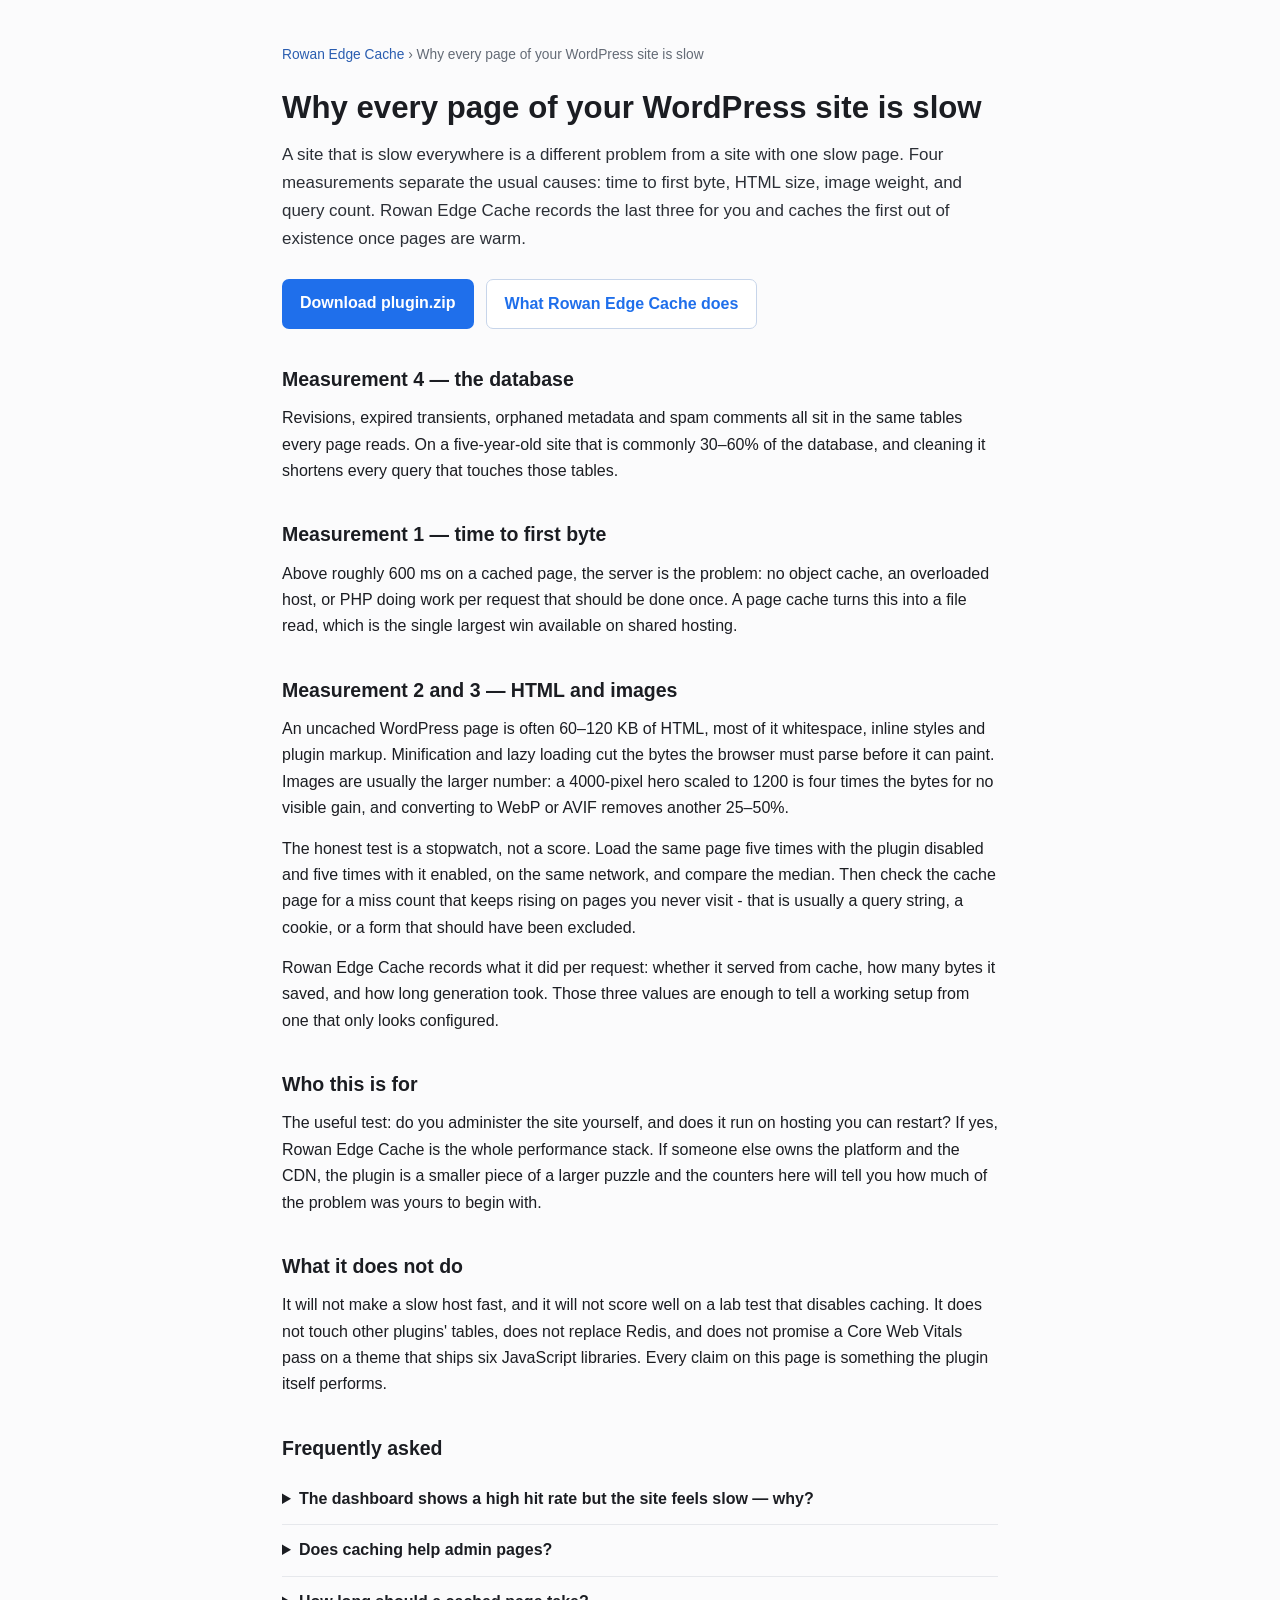
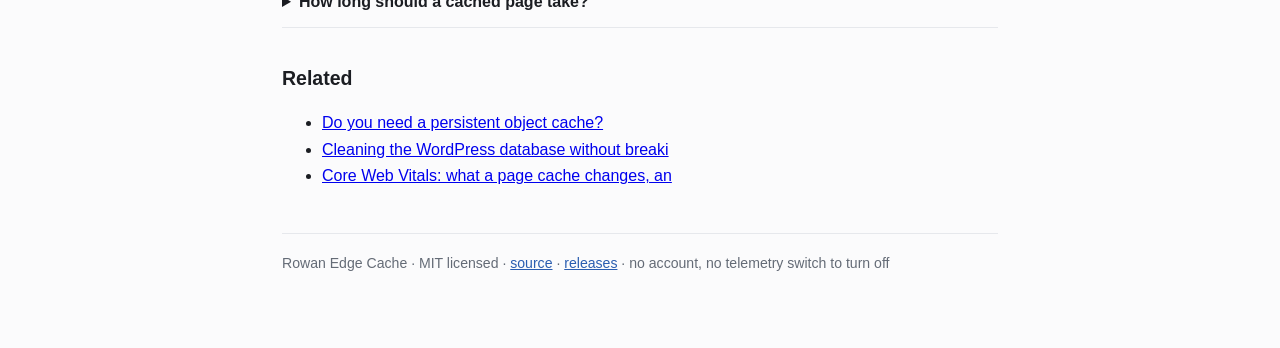
<file: docs/slow-site-diagnosis.html>
<!doctype html><html lang="en"><head><meta charset="utf-8"><meta name="viewport" content="width=device-width,initial-scale=1"><title>WordPress is slow on every page? Diagnose it in four measurements</title><meta name="description" content="A site that is slow everywhere is a different problem from a site with one slow page. Four measurements separate the usual causes: time to first byte,"><link rel="canonical" href="https://assurancereminisce.github.io/rowan-edge-cache/"><style>*{box-sizing:border-box}body{margin:0;font:16px/1.65 -apple-system,BlinkMacSystemFont,"Segoe UI",Roboto,sans-serif;color:#1b1d22;background:#fbfbfc}
.wrap{max-width:760px;margin:0 auto;padding:44px 22px 72px}h1{font-size:1.95rem;line-height:1.22;margin:0 0 14px}
h2{font-size:1.22rem;margin:34px 0 10px}p{margin:0 0 14px}nav.crumb{font-size:.86rem;color:#646b76;margin-bottom:22px}
nav.crumb a{color:#2a5db0;text-decoration:none}.lead{font-size:1.06rem;color:#2b2f36}
.cta{display:flex;gap:12px;flex-wrap:wrap;margin:26px 0 8px}.btn{display:inline-block;padding:11px 18px;border-radius:7px;background:#1f6feb;color:#fff;text-decoration:none;font-weight:600}
.btn.ghost{background:#fff;color:#1f6feb;border:1px solid #c7d5ea}pre{background:#11151c;color:#e6edf3;padding:14px 16px;border-radius:8px;overflow:auto;font-size:.86rem}
table{border-collapse:collapse;width:100%;font-size:.93rem}th,td{border-bottom:1px solid #e6e8ec;padding:8px 6px;text-align:left;vertical-align:top}
details{border-bottom:1px solid #e6e8ec;padding:12px 0}summary{font-weight:600;cursor:pointer}
footer{margin-top:44px;padding-top:18px;border-top:1px solid #e6e8ec;font-size:.88rem;color:#646b76}
footer a{color:#2a5db0}</style><script type="application/ld+json">{"@context": "https://schema.org", "@type": "FAQPage", "mainEntity": [{"@type": "Question", "name": "The dashboard shows a high hit rate but the site feels slow \u2014 why?", "acceptedAnswer": {"@type": "Answer", "text": "A hit rate only covers pages that were cached. Check whether the slow page is excluded, whether it is a logged-in view, and whether images on it are the problem."}}, {"@type": "Question", "name": "Does caching help admin pages?", "acceptedAnswer": {"@type": "Answer", "text": "No. Logged-in requests bypass the cache by design; admin slowness is usually queries or host CPU."}}, {"@type": "Question", "name": "How long should a cached page take?", "acceptedAnswer": {"@type": "Answer", "text": "On a modest server, 50\u2013200 ms of server time. If it is much more, the cache is missing the request."}}]}</script></head><body><div class="wrap"><nav class="crumb"><a href="https://assurancereminisce.github.io/rowan-edge-cache/">Rowan Edge Cache</a> › Why every page of your WordPress site is slow</nav><h1>Why every page of your WordPress site is slow</h1><p class="lead">A site that is slow everywhere is a different problem from a site with one slow page. Four measurements separate the usual causes: time to first byte, HTML size, image weight, and query count. Rowan Edge Cache records the last three for you and caches the first out of existence once pages are warm.</p><div class="cta"><a class="btn" href="https://github.com/AssuranceReminisce/rowan-edge-cache/releases/latest/download/plugin.zip">Download plugin.zip</a><a class="btn ghost" href="https://assurancereminisce.github.io/rowan-edge-cache/">What Rowan Edge Cache does</a></div><h2>Measurement 4 — the database</h2><p>Revisions, expired transients, orphaned metadata and spam comments all sit in the same tables every page reads. On a five-year-old site that is commonly 30–60% of the database, and cleaning it shortens every query that touches those tables.</p><h2>Measurement 1 — time to first byte</h2><p>Above roughly 600 ms on a cached page, the server is the problem: no object cache, an overloaded host, or PHP doing work per request that should be done once. A page cache turns this into a file read, which is the single largest win available on shared hosting.</p><h2>Measurement 2 and 3 — HTML and images</h2><p>An uncached WordPress page is often 60–120 KB of HTML, most of it whitespace, inline styles and plugin markup. Minification and lazy loading cut the bytes the browser must parse before it can paint. Images are usually the larger number: a 4000-pixel hero scaled to 1200 is four times the bytes for no visible gain, and converting to WebP or AVIF removes another 25–50%.</p><p>The honest test is a stopwatch, not a score. Load the same page five times with the plugin disabled and five times with it enabled, on the same network, and compare the median. Then check the cache page for a miss count that keeps rising on pages you never visit - that is usually a query string, a cookie, or a form that should have been excluded.</p><p>Rowan Edge Cache records what it did per request: whether it served from cache, how many bytes it saved, and how long generation took. Those three values are enough to tell a working setup from one that only looks configured.</p><h2>Who this is for</h2><p>The useful test: do you administer the site yourself, and does it run on hosting you can restart? If yes, Rowan Edge Cache is the whole performance stack. If someone else owns the platform and the CDN, the plugin is a smaller piece of a larger puzzle and the counters here will tell you how much of the problem was yours to begin with.</p><h2>What it does not do</h2><p>It will not make a slow host fast, and it will not score well on a lab test that disables caching. It does not touch other plugins' tables, does not replace Redis, and does not promise a Core Web Vitals pass on a theme that ships six JavaScript libraries. Every claim on this page is something the plugin itself performs.</p><h2>Frequently asked</h2><details><summary>The dashboard shows a high hit rate but the site feels slow — why?</summary><p>A hit rate only covers pages that were cached. Check whether the slow page is excluded, whether it is a logged-in view, and whether images on it are the problem.</p></details><details><summary>Does caching help admin pages?</summary><p>No. Logged-in requests bypass the cache by design; admin slowness is usually queries or host CPU.</p></details><details><summary>How long should a cached page take?</summary><p>On a modest server, 50–200 ms of server time. If it is much more, the cache is missing the request.</p></details><h2>Related</h2><ul><li><a href="https://assurancereminisce.github.io/rowan-edge-cache/object-cache.html">Do you need a persistent object cache?</a></li><li><a href="https://assurancereminisce.github.io/rowan-edge-cache/database-cleanup.html">Cleaning the WordPress database without breaki</a></li><li><a href="https://assurancereminisce.github.io/rowan-edge-cache/core-web-vitals.html">Core Web Vitals: what a page cache changes, an</a></li></ul><footer>Rowan Edge Cache · MIT licensed · <a href="https://github.com/AssuranceReminisce/rowan-edge-cache">source</a> · <a href="https://github.com/AssuranceReminisce/rowan-edge-cache/releases/latest">releases</a> · no account, no telemetry switch to turn off</footer></div></body></html>
</file>
